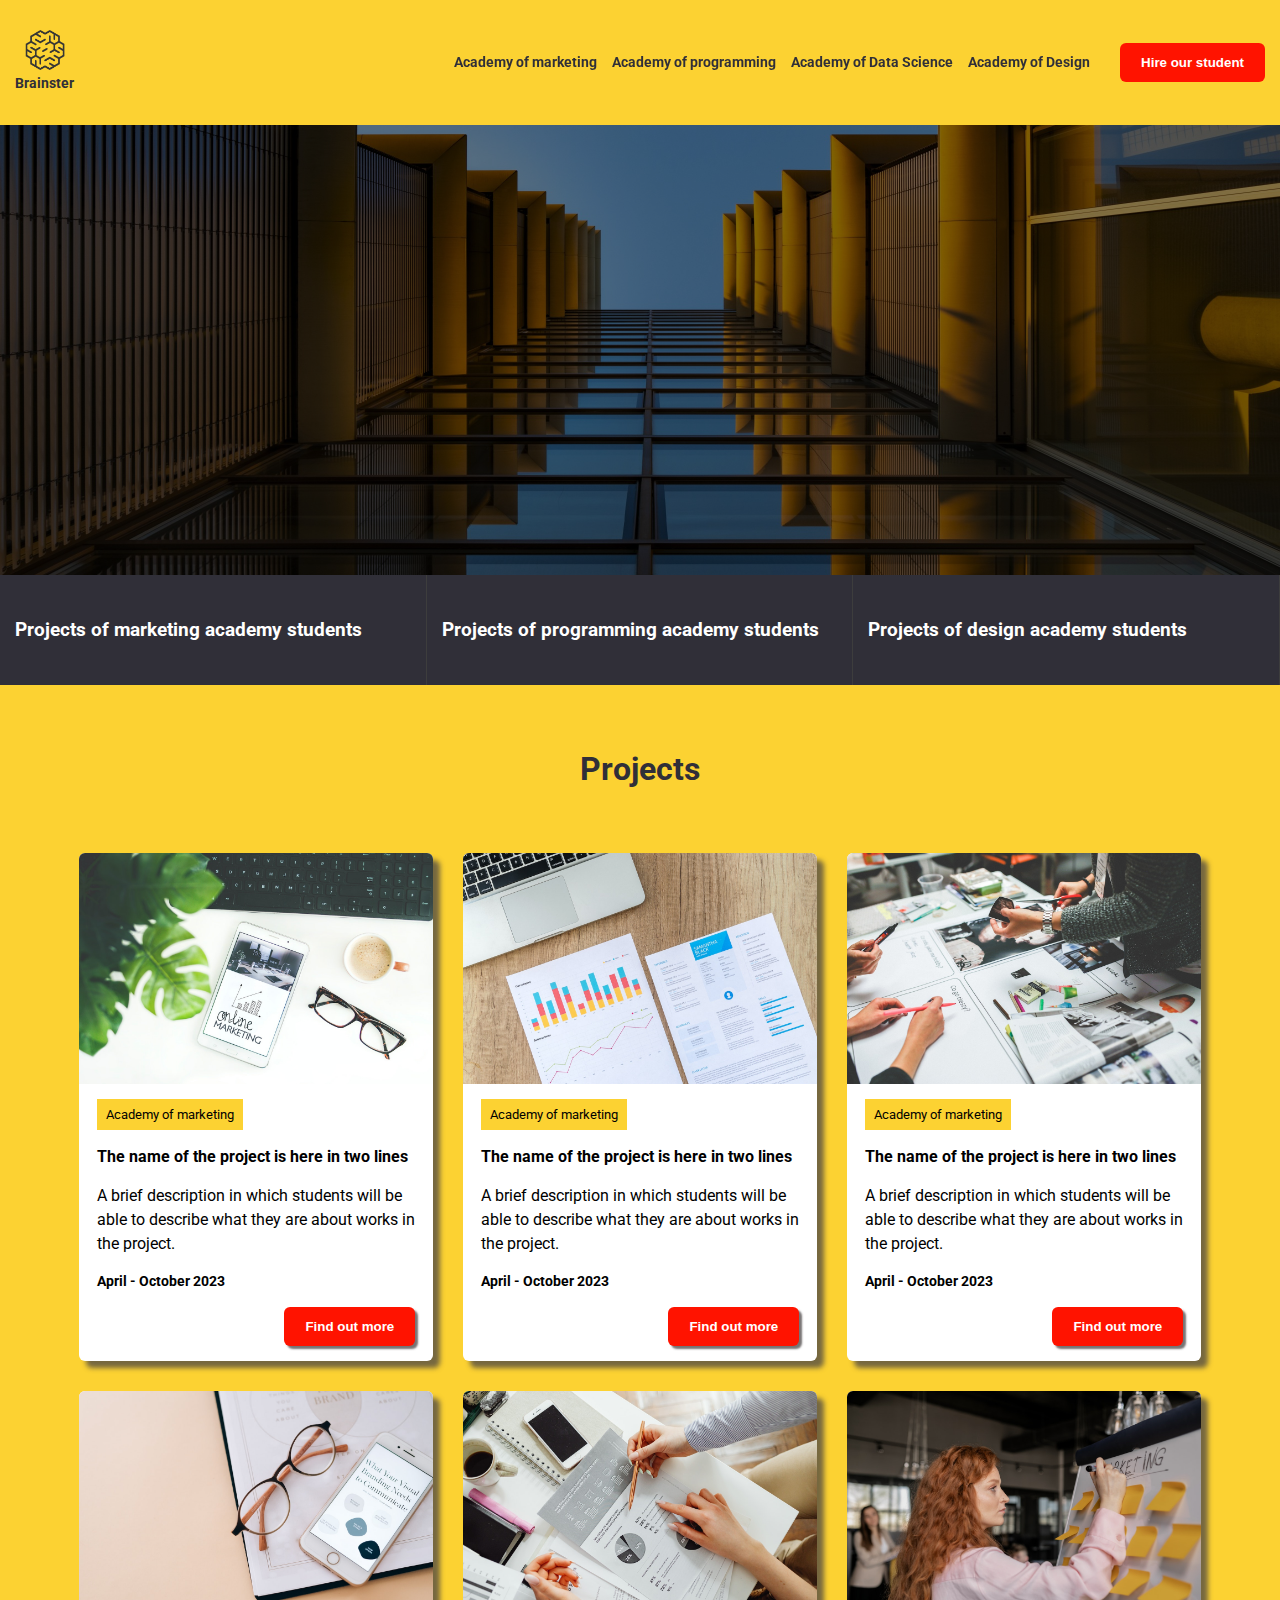
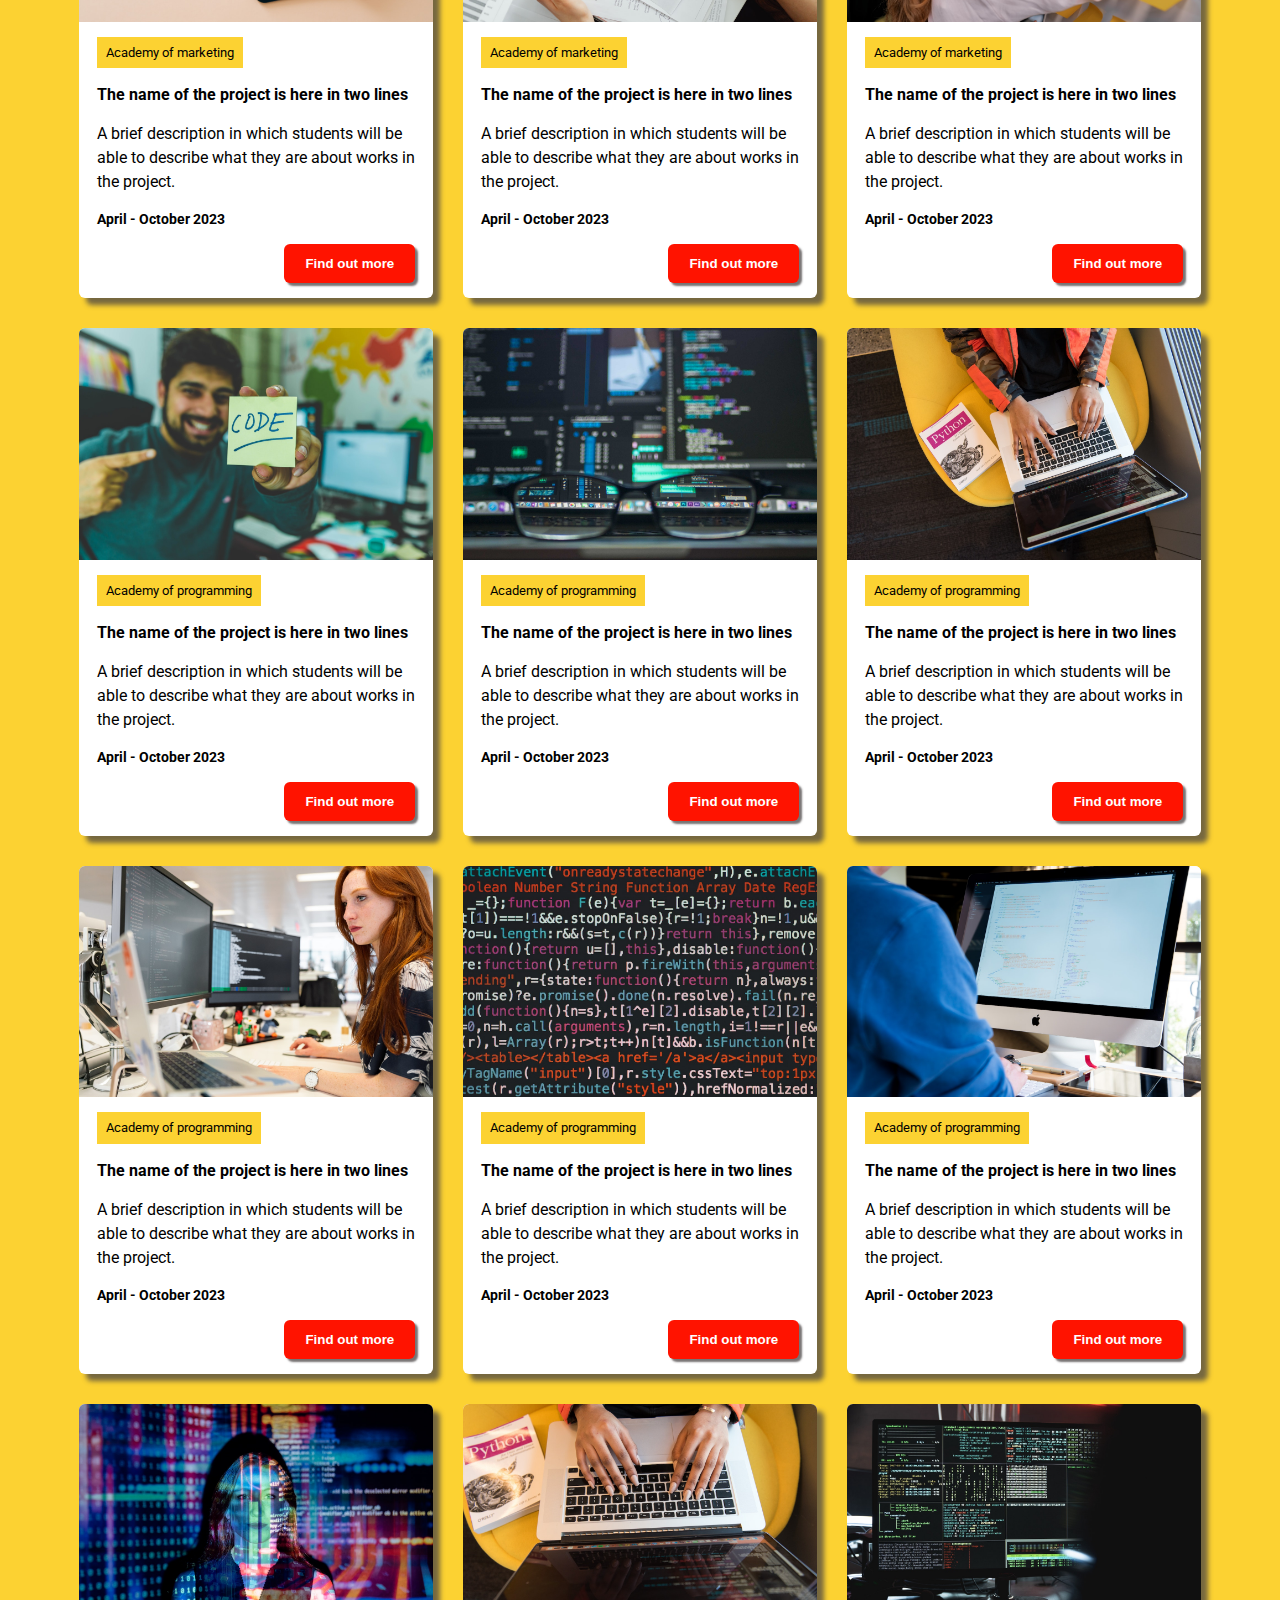
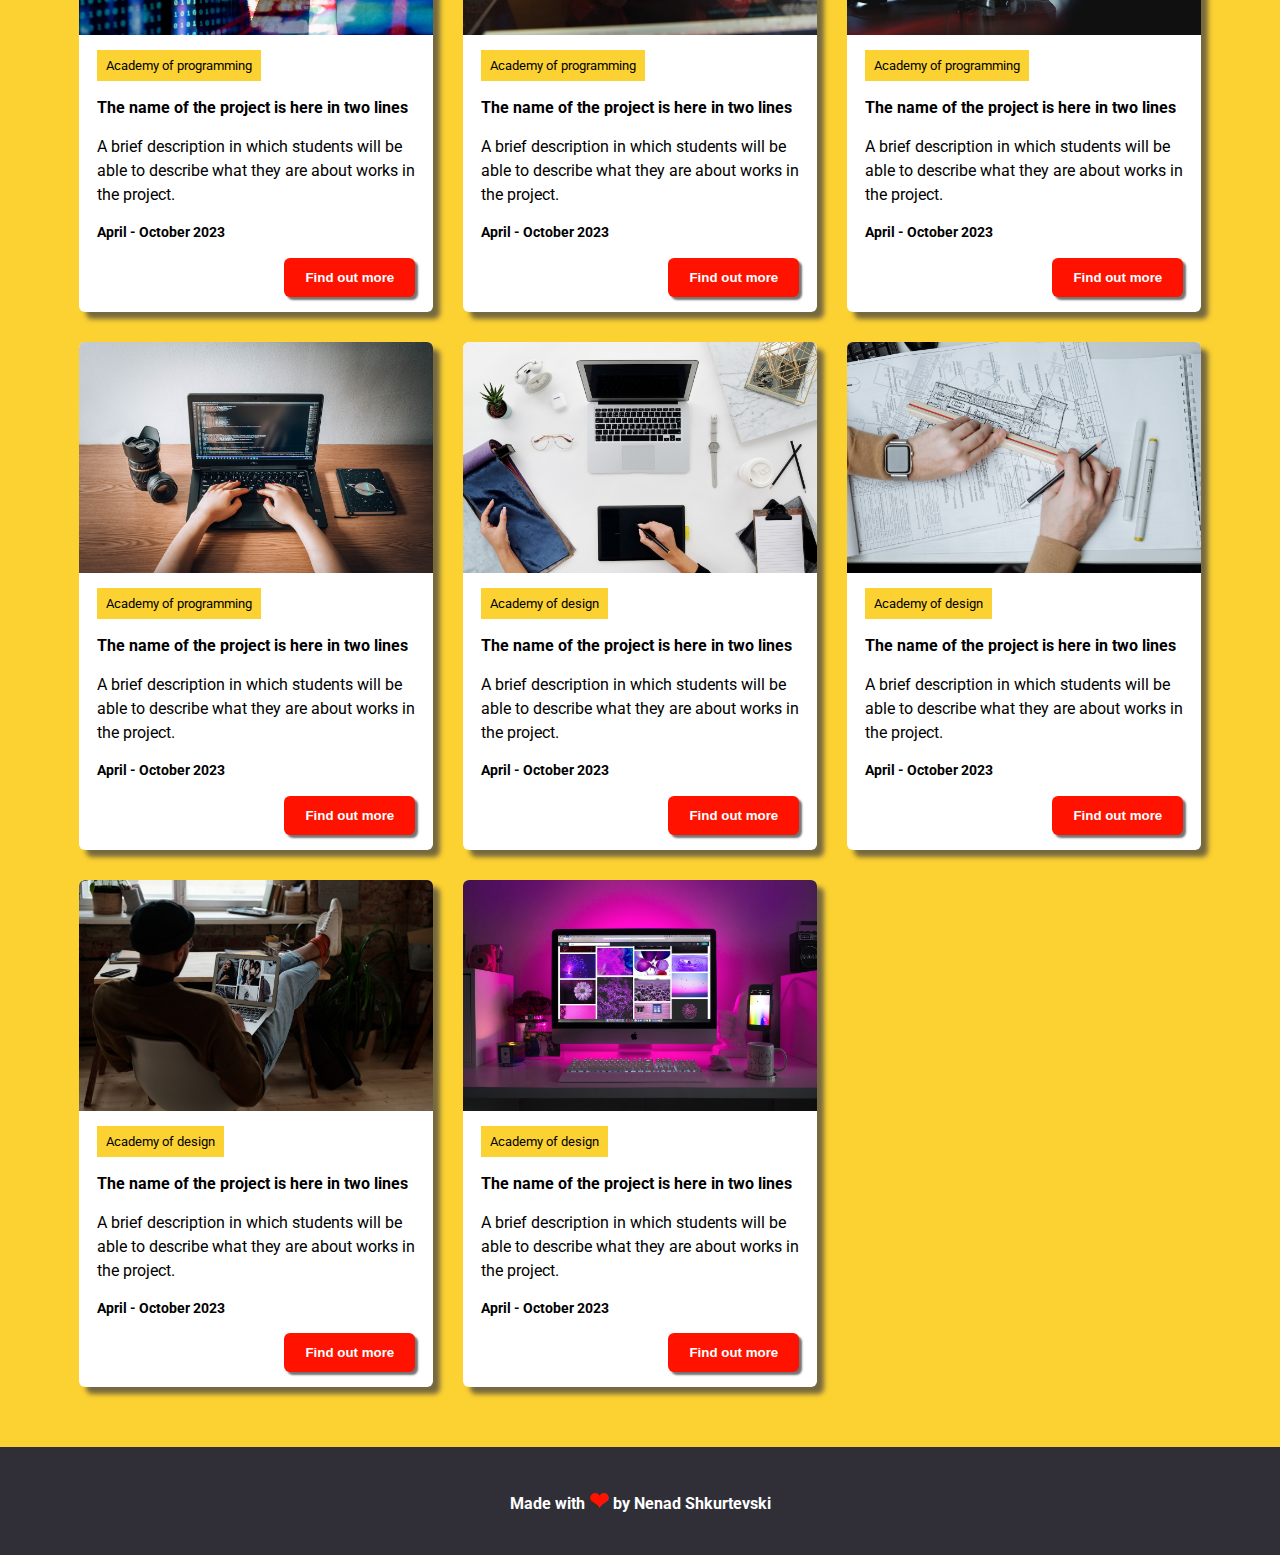
<file: index.html>
<!DOCTYPE html>
<html lang="mk">
  <head>
    <meta charset="UTF-8" />
    <meta http-equiv="X-UA-Compatible" content="IE=edge" />
    <meta name="viewport" content="width=device-width, initial-scale=1.0" />
    <meta
      name="description"
      content="Explore Brainster's Marketing, Programming, Data Science, and Design Academies with our easy-to-use navigation. Discover our talented graduates through the 'Employ our students' button. Get inspired by our banner image and explore curated student projects. Find the perfect project with our filter options. Start your learning journey today with Brainster's innovative approach to education."
    />
    <meta
      name="keywords"
      content="Brainster, Academy, Marketing, Programming, Data Science, Design, student projects, employment opportunities"
    />
    <meta name="author" content="Nenad Shkurtevski" />
    <link
      rel="icon"
      href="https://brainster.co/wp-content/uploads/2021/06/Favicon-1.png"
      sizes="32x32"
    />
    <link rel="stylesheet" href="./main.css" />
    <link
      rel="stylesheet"
      href="https://cdnjs.cloudflare.com/ajax/libs/font-awesome/6.3.0/css/all.min.css"
      integrity="sha512-SzlrxWUlpfuzQ+pcUCosxcglQRNAq/DZjVsC0lE40xsADsfeQoEypE+enwcOiGjk/bSuGGKHEyjSoQ1zVisanQ=="
      crossorigin="anonymous"
      referrerpolicy="no-referrer"
    />
    <title>Brainster Labs</title>
  </head>
  <body>
    <!-- header-section -->
    <header>
      <!-- navbar -->
      <div class="navbar">
        <div class="container">
          <nav class="navbar">
            <div class="nav-branding">
              <a href="#">
                <img src="./images/Logo.png" alt="brainster-academy-logo" />
                <span>Brainster</span>
              </a>
            </div>
            <ul class="nav-menu">
              <li class="nav-item nav-item-custom">
                <a
                  href="https://brainster.co/marketing/"
                  class="nav-link"
                  target="_blank"
                  >Academy of marketing</a
                >
              </li>
              <li class="nav-item">
                <a
                  href="https://brainster.co/full-stack/"
                  class="nav-link"
                  target="_blank"
                  >Academy of programming</a
                >
              </li>
              <li class="nav-item">
                <a
                  href="https://brainster.co/data-science/"
                  class="nav-link"
                  target="_blank"
                  >Academy of Data Science</a
                >
              </li>
              <li class="nav-item">
                <a
                  href="https://brainster.co/graphic-design/"
                  class="nav-link nav-link-custom"
                  target="_blank"
                  >Academy of Design</a
                >
              </li>
              <li class="nav-item">
                <a href="./form.html">
                  <button class="btn-custom btn-nav">Hire our student</button>
                </a>
              </li>
            </ul>
            <div class="hamburger">
              <span class="bar"></span>
              <span class="bar"></span>
              <span class="bar"></span>
            </div>
          </nav>
        </div>
      </div>
    </header>
    <!-- main-section -->
    <main>
      <!-- banner-section -->
      <div class="banner">
        <h1 class="animated-text">Brainster Labs</h1>
      </div>
      <div class="filters">
        <div class="filters-wrapper">
          <div class="inner" id="filter-marketing-wrapper" tabindex="1">
            <input type="checkbox" id="filter-marketing" />
            <label for="filter-marketing"
              >Projects of marketing academy students</label
            >
            <i class="fa-solid fa-circle-check"></i>
          </div>
          <div class="inner" id="filter-coding-wrapper" tabindex="2">
            <input type="checkbox" id="filter-coding" />
            <label for="filter-coding">
              Projects of programming academy students</label
            >
            <i class="fa-solid fa-circle-check"></i>
          </div>
          <div class="inner" id="filter-design-wrapper" tabindex="3">
            <input type="checkbox" id="filter-design" />
            <label for="filter-design"
              >Projects of design academy students</label
            >
            <i class="fa-solid fa-circle-check"></i>
          </div>
        </div>
      </div>
      <!-- section-two -->
      <div class="main-container">
        <div class="heading-card-section">
          <h2>Projects</h2>
        </div>
        <!-- card-section -->
        <div class="card-wrapper" id="card-container">
          <div class="card marketing">
            <div class="card-inner">
              <img src="./images/marketing01.jpg" alt="random-project-images" />
              <div class="card-content">
                <p class="yellow">Academy of marketing</p>
                <p class="bold">The name of the project is here in two lines</p>
                <p class="p-text">
                  A brief description in which students will be able to describe
                  what they are about works in the project.
                </p>
                <p class="small">April - October 2023</p>
                <div class="card-button">
                  <button class="btn">Find out more</button>
                </div>
              </div>
            </div>
          </div>
          <div class="card marketing">
            <div class="card-inner">
              <img src="./images/marketing02.jpg" alt="random-project-images" />
              <div class="card-content">
                <p class="yellow">Academy of marketing</p>
                <p class="bold">The name of the project is here in two lines</p>
                <p class="p-text">
                  A brief description in which students will be able to describe
                  what they are about works in the project.
                </p>
                <p class="small">April - October 2023</p>
                <div class="card-button">
                  <button class="btn">Find out more</button>
                </div>
              </div>
            </div>
          </div>
          <div class="card marketing">
            <div class="card-inner">
              <img src="./images/marketing03.jpg" alt="random-project-images" />
              <div class="card-content">
                <p class="yellow">Academy of marketing</p>
                <p class="bold">The name of the project is here in two lines</p>
                <p class="p-text">
                  A brief description in which students will be able to describe
                  what they are about works in the project.
                </p>
                <p class="small">April - October 2023</p>
                <div class="card-button">
                  <button class="btn">Find out more</button>
                </div>
              </div>
            </div>
          </div>
          <div class="card marketing">
            <div class="card-inner">
              <img src="./images/marketing04.jpg" alt="random-project-images" />
              <div class="card-content">
                <p class="yellow">Academy of marketing</p>
                <p class="bold">The name of the project is here in two lines</p>
                <p class="p-text">
                  A brief description in which students will be able to describe
                  what they are about works in the project.
                </p>
                <p class="small">April - October 2023</p>
                <div class="card-button">
                  <button class="btn">Find out more</button>
                </div>
              </div>
            </div>
          </div>
          <div class="card marketing">
            <div class="card-inner">
              <img src="./images/marketing05.jpg" alt="random-project-images" />
              <div class="card-content">
                <p class="yellow">Academy of marketing</p>
                <p class="bold">The name of the project is here in two lines</p>
                <p class="p-text">
                  A brief description in which students will be able to describe
                  what they are about works in the project.
                </p>
                <p class="small">April - October 2023</p>
                <div class="card-button">
                  <button class="btn">Find out more</button>
                </div>
              </div>
            </div>
          </div>
          <div class="card marketing">
            <div class="card-inner">
              <img src="./images/marketing06.jpg" alt="random-project-images" />
              <div class="card-content">
                <p class="yellow">Academy of marketing</p>
                <p class="bold">The name of the project is here in two lines</p>
                <p class="p-text">
                  A brief description in which students will be able to describe
                  what they are about works in the project.
                </p>
                <p class="small">April - October 2023</p>
                <div class="card-button">
                  <button class="btn">Find out more</button>
                </div>
              </div>
            </div>
          </div>
          <div class="card coding">
            <div class="card-inner">
              <img src="./images/coding01.jpg" alt="random-project-images" />
              <div class="card-content">
                <p class="yellow">Academy of programming</p>
                <p class="bold">The name of the project is here in two lines</p>
                <p class="p-text">
                  A brief description in which students will be able to describe
                  what they are about works in the project.
                </p>
                <p class="small">April - October 2023</p>
                <div class="card-button">
                  <button class="btn">Find out more</button>
                </div>
              </div>
            </div>
          </div>
          <div class="card coding">
            <div class="card-inner">
              <img src="./images/coding02.jpg" alt="random-project-images" />
              <div class="card-content">
                <p class="yellow">Academy of programming</p>
                <p class="bold">The name of the project is here in two lines</p>
                <p class="p-text">
                  A brief description in which students will be able to describe
                  what they are about works in the project.
                </p>
                <p class="small">April - October 2023</p>
                <div class="card-button">
                  <button class="btn">Find out more</button>
                </div>
              </div>
            </div>
          </div>
          <div class="card coding">
            <div class="card-inner">
              <img src="./images/coding03.jpg" alt="random-project-images" />
              <div class="card-content">
                <p class="yellow">Academy of programming</p>
                <p class="bold">The name of the project is here in two lines</p>
                <p class="p-text">
                  A brief description in which students will be able to describe
                  what they are about works in the project.
                </p>
                <p class="small">April - October 2023</p>
                <div class="card-button">
                  <button class="btn">Find out more</button>
                </div>
              </div>
            </div>
          </div>
          <div class="card coding">
            <div class="card-inner">
              <img src="./images/coding04.jpg" alt="random-project-images" />
              <div class="card-content">
                <p class="yellow">Academy of programming</p>
                <p class="bold">The name of the project is here in two lines</p>
                <p class="p-text">
                  A brief description in which students will be able to describe
                  what they are about works in the project.
                </p>
                <p class="small">April - October 2023</p>
                <div class="card-button">
                  <button class="btn">Find out more</button>
                </div>
              </div>
            </div>
          </div>
          <div class="card coding">
            <div class="card-inner">
              <img src="./images/coding05.jpg" alt="random-project-images" />
              <div class="card-content">
                <p class="yellow">Academy of programming</p>
                <p class="bold">The name of the project is here in two lines</p>
                <p class="p-text">
                  A brief description in which students will be able to describe
                  what they are about works in the project.
                </p>
                <p class="small">April - October 2023</p>
                <div class="card-button">
                  <button class="btn">Find out more</button>
                </div>
              </div>
            </div>
          </div>
          <div class="card coding">
            <div class="card-inner">
              <img src="./images/coding06.jpg" alt="random-project-images" />
              <div class="card-content">
                <p class="yellow">Academy of programming</p>
                <p class="bold">The name of the project is here in two lines</p>
                <p class="p-text">
                  A brief description in which students will be able to describe
                  what they are about works in the project.
                </p>
                <p class="small">April - October 2023</p>
                <div class="card-button">
                  <button class="btn">Find out more</button>
                </div>
              </div>
            </div>
          </div>
          <div class="card coding">
            <div class="card-inner">
              <img src="./images/coding07.jpg" alt="random-project-images" />
              <div class="card-content">
                <p class="yellow">Academy of programming</p>
                <p class="bold">The name of the project is here in two lines</p>
                <p class="p-text">
                  A brief description in which students will be able to describe
                  what they are about works in the project.
                </p>
                <p class="small">April - October 2023</p>
                <div class="card-button">
                  <button class="btn">Find out more</button>
                </div>
              </div>
            </div>
          </div>
          <div class="card coding">
            <div class="card-inner">
              <img src="./images/coding09.jpg" alt="random-project-images" />
              <div class="card-content">
                <p class="yellow">Academy of programming</p>
                <p class="bold">The name of the project is here in two lines</p>
                <p class="p-text">
                  A brief description in which students will be able to describe
                  what they are about works in the project.
                </p>
                <p class="small">April - October 2023</p>
                <div class="card-button">
                  <button class="btn">Find out more</button>
                </div>
              </div>
            </div>
          </div>
          <div class="card coding">
            <div class="card-inner">
              <img src="./images/coding10.jpg" alt="random-project-images" />
              <div class="card-content">
                <p class="yellow">Academy of programming</p>
                <p class="bold">The name of the project is here in two lines</p>
                <p class="p-text">
                  A brief description in which students will be able to describe
                  what they are about works in the project.
                </p>
                <p class="small">April - October 2023</p>
                <div class="card-button">
                  <button class="btn">Find out more</button>
                </div>
              </div>
            </div>
          </div>
          <div class="card coding">
            <div class="card-inner">
              <img src="./images/coding08.jpg" alt="random-project-images" />
              <div class="card-content">
                <p class="yellow">Academy of programming</p>
                <p class="bold">The name of the project is here in two lines</p>
                <p class="p-text">
                  A brief description in which students will be able to describe
                  what they are about works in the project.
                </p>
                <p class="small">April - October 2023</p>
                <div class="card-button">
                  <button class="btn">Find out more</button>
                </div>
              </div>
            </div>
          </div>
          <div class="card design">
            <div class="card-inner">
              <img src="./images/design01.jpg" alt="random-project-images" />
              <div class="card-content">
                <p class="yellow">Academy of design</p>
                <p class="bold">The name of the project is here in two lines</p>
                <p class="p-text">
                  A brief description in which students will be able to describe
                  what they are about works in the project.
                </p>
                <p class="small">April - October 2023</p>
                <div class="card-button">
                  <button class="btn">Find out more</button>
                </div>
              </div>
            </div>
          </div>
          <div class="card design">
            <div class="card-inner">
              <img src="./images/design02.jpg" alt="random-project-images" />
              <div class="card-content">
                <p class="yellow">Academy of design</p>
                <p class="bold">The name of the project is here in two lines</p>
                <p class="p-text">
                  A brief description in which students will be able to describe
                  what they are about works in the project.
                </p>
                <p class="small">April - October 2023</p>
                <div class="card-button">
                  <button class="btn">Find out more</button>
                </div>
              </div>
            </div>
          </div>
          <div class="card design">
            <div class="card-inner">
              <img src="./images/design03.jpg" alt="random-project-images" />
              <div class="card-content">
                <p class="yellow">Academy of design</p>
                <p class="bold">The name of the project is here in two lines</p>
                <p class="p-text">
                  A brief description in which students will be able to describe
                  what they are about works in the project.
                </p>
                <p class="small">April - October 2023</p>
                <div class="card-button">
                  <button class="btn">Find out more</button>
                </div>
              </div>
            </div>
          </div>
          <div class="card design">
            <div class="card-inner">
              <img src="./images/design04.jpg" alt="random-project-images" />
              <div class="card-content">
                <p class="yellow">Academy of design</p>
                <p class="bold">The name of the project is here in two lines</p>
                <p class="p-text">
                  A brief description in which students will be able to describe
                  what they are about works in the project.
                </p>
                <p class="small">April - October 2023</p>
                <div class="card-button">
                  <button class="btn">Find out more</button>
                </div>
              </div>
            </div>
          </div>
        </div>
        <div class="show-more">
          <button class="btn" id="show-more-btn">Прикажи Повеќе</button>
        </div>
      </div>
    </main>
    <!-- footer-section -->
    <footer>
      <div class="footer-container">
        <p>
          Made with <span class="heart">&#10084;</span> by Nenad Shkurtevski
        </p>
      </div>
    </footer>
    <script src="./card-filter.js"></script>
    <script src="./navbar.js"></script>
    <script src="./show-more-btn.js"></script>
  </body>
</html>
</file>
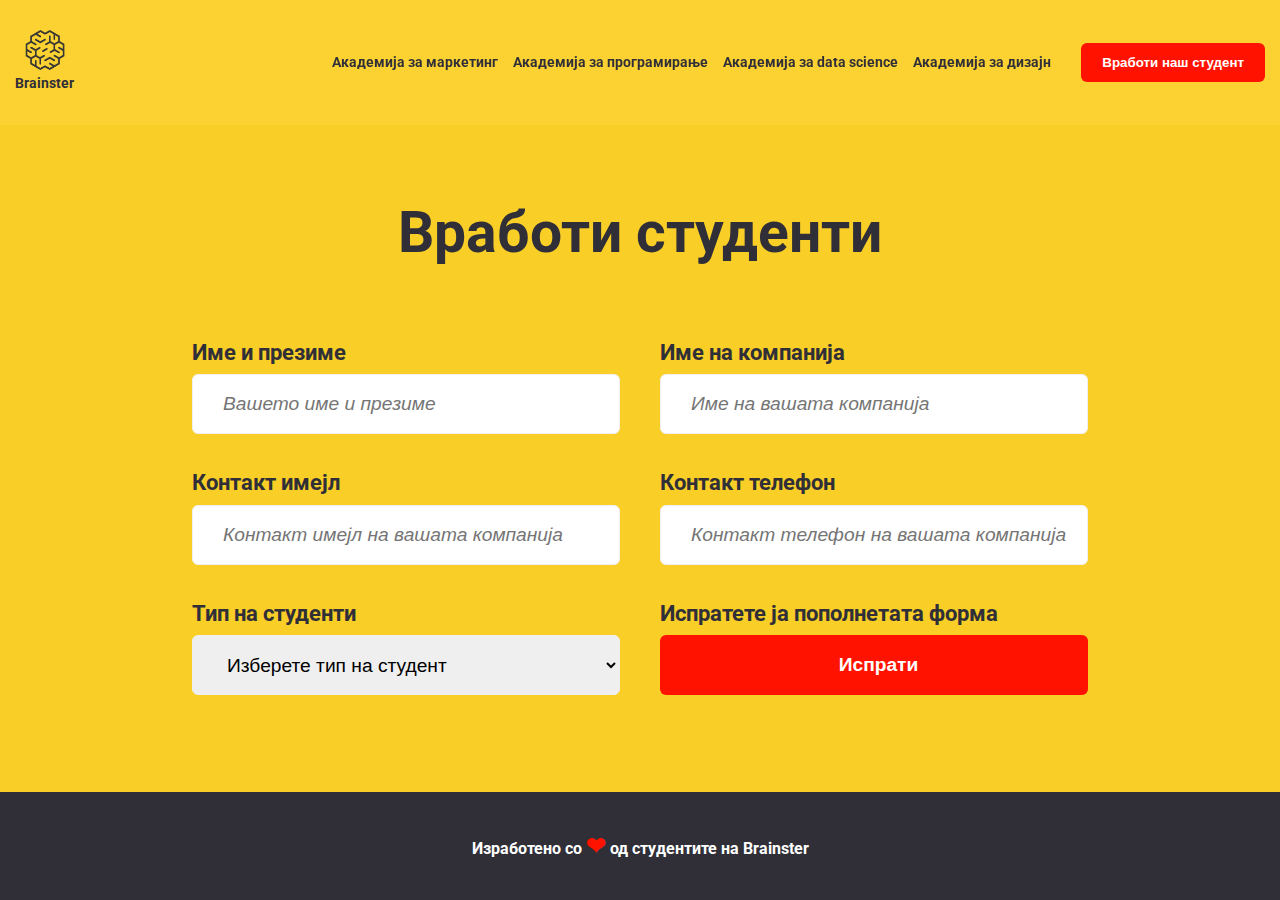
<file: form.html>
<!DOCTYPE html>
<html lang="en">
  <html lang="mk">
    <head>
      <meta charset="UTF-8" />
      <meta http-equiv="X-UA-Compatible" content="IE=edge" />
      <meta name="viewport" content="width=device-width, initial-scale=1.0" />
      <meta name="author" content="Nenad Shkurtevski" />
      <link
        rel="icon"
        href="https://brainster.co/wp-content/uploads/2021/06/Favicon-1.png"
        sizes="32x32"
      />
      <link rel="stylesheet" href="./main.css" />
      <link
        rel="stylesheet"
        href="https://cdnjs.cloudflare.com/ajax/libs/font-awesome/6.3.0/css/all.min.css"
        integrity="sha512-SzlrxWUlpfuzQ+pcUCosxcglQRNAq/DZjVsC0lE40xsADsfeQoEypE+enwcOiGjk/bSuGGKHEyjSoQ1zVisanQ=="
        crossorigin="anonymous"
        referrerpolicy="no-referrer"
      />
      <title>Brainster Labs - Form</title>
    </head>
    <body>
      <header>
        <!-- navbar -->
        <div class="navbar">
          <div class="container">
            <nav class="navbar">
              <div class="nav-branding">
                <a href="./index.html">
                  <img src="./images/Logo.png" alt="brainster-academy-logo" />
                  <span>Brainster</span>
                </a>
              </div>
              <ul class="nav-menu">
                <li class="nav-item nav-item-custom">
                  <a
                    href="https://brainster.co/marketing/"
                    class="nav-link"
                    target="_blank"
                    >Академија за маркетинг</a
                  >
                </li>
                <li class="nav-item">
                  <a
                    href="https://brainster.co/full-stack/"
                    class="nav-link"
                    target="_blank"
                    >Академија за програмирање</a
                  >
                </li>
                <li class="nav-item">
                  <a
                    href="https://brainster.co/data-science/"
                    class="nav-link"
                    target="_blank"
                    >Академија за data science</a
                  >
                </li>
                <li class="nav-item">
                  <a
                    href="https://brainster.co/graphic-design/"
                    class="nav-link nav-link-custom"
                    target="_blank"
                    >Академија за дизајн</a
                  >
                </li>
                <li class="nav-item">
                  <a href="#">
                    <button class="btn-custom btn-nav">
                      Вработи наш студент
                    </button>
                  </a>
                </li>
              </ul>
              <div class="hamburger">
                <span class="bar"></span>
                <span class="bar"></span>
                <span class="bar"></span>
              </div>
            </nav>
          </div>
        </div>
      </header>
      <main>
        <div class="form-wrapper">
          <div class="heading-card-section">
            <h2>Вработи студенти</h2>
          </div>
          <!-- form -->
          <div class="wrapper">
            <form action="#" id="form" method="POST">
              <div class="user-details">
                <div class="input-control">
                  <label for="username" class="details">Име и презиме</label>
                  <input
                    type="text"
                    placeholder="Вашето име и презиме"
                    id="username"
                    name="username"
                  />
                  <div class="error"></div>
                </div>
                <div class="input-control">
                  <label class="details">Име на компанија</label>
                  <input
                    type="text"
                    name="username"
                    id="company"
                    placeholder="Име на вашата компанија"
                  />
                  <div class="error"></div>
                </div>
                <div class="input-control">
                  <label class="details">Контакт имејл</label>
                  <input
                    type="text"
                    id="email"
                    name="username"
                    placeholder="Контакт имејл на вашата компанија"
                  />
                  <div class="error"></div>
                </div>
                <div class="input-control">
                  <label class="details">Контакт телефон</label>
                  <input
                    type="tel"
                    id="tel"
                    name="tel"
                    placeholder="Контакт телефон на вашата компанија"
                  />
                  <div class="error"></div>
                </div>
                <div class="input-control">
                  <label class="details">Тип на студенти</label>
                  <select name="students" id="students">
                    <option value="" class="info-option" disabled selected>
                      Изберете тип на студент
                    </option>
                    <option value="studentsmarketing">
                      Студенти од маркетинг
                    </option>
                    <option value="studentsprogramming">
                      Студенти од програмирање
                    </option>
                    <option value="studentsdatascience">
                      Студенти од data science
                    </option>
                    <option value="studentsdesign">Студенти од дизајн</option>
                  </select>
                  <div class="error"></div>
                </div>
                <div class="input-control">
                  <label class="details">Испратете ја пополнетата форма</label>
                  <input
                    type="submit"
                    value="Испрати"
                    class="btn-custom"
                    style="border: none"
                    onclick="validateInputs()"
                  />
                </div>
              </div>
            </form>
            <div id="success-message">
              <p>Формата е успешно пополнета!</p>
              <p>
                <button class="btn" onclick="hideSuccessMessage()">
                  Кон формата
                </button>
              </p>
            </div>
          </div>
        </div>
      </main>
      <footer>
        <div class="footer-container">
          <p>
            Изработено со <span class="heart">&#10084;</span> од студентите на
            Brainster
          </p>
        </div>
      </footer>
      <script src="./navbar.js"></script>
      <script src="./form.js"></script>
    </body>
  </html>
</html>
</file>
<file: main.css>
@import url("https://fonts.googleapis.com/css2?family=Roboto:ital,wght@0,100;0,300;0,400;0,500;0,700;0,900;1,100;1,300;1,400;1,500;1,700;1,900&display=swap");
* {
  box-sizing: border-box;
}

body {
  margin: 0;
}

h1,
h2,
h3,
p,
ul {
  margin: 0;
}

img {
  display: block;
  max-width: 100%;
}

main .form-wrapper .heading-card-section {
  padding-top: 3.75rem;
  padding-bottom: 3.75rem;
}
@media (max-width: 768px) {
  main .form-wrapper .heading-card-section {
    padding-top: 1.875rem;
    padding-bottom: 1.875rem;
  }
}

header .navbar {
  padding-top: 0.9375rem;
  padding-bottom: 0.9375rem;
}
@media (max-width: 768px) {
  header .navbar {
    padding-top: 1.875rem;
    padding-bottom: 1.875rem;
  }
}

main .form-wrapper .wrapper, main .main-container .card-wrapper {
  width: 70%;
  margin: 0 auto;
}
@media (max-width: 768px) {
  main .form-wrapper .wrapper, main .main-container .card-wrapper {
    width: 100%;
    padding-left: 0.9375rem;
    padding-right: 0.9375rem;
  }
}

main .main-container .card-wrapper .card .card-inner .card-content {
  width: 90%;
  margin: 0 auto;
  padding: 0.9375rem 0;
}
@media (max-width: 768px) {
  main .main-container .card-wrapper .card .card-inner .card-content {
    width: 100%;
    padding-left: 0.9375rem;
    padding-right: 0.9375rem;
  }
}

main .form-wrapper, main .form-wrapper .heading-card-section, footer .footer-container, main .main-container .heading-card-section, main .main-container .show-more, main .banner {
  display: flex;
  justify-content: center;
  align-items: center;
}

main .filters .filters-wrapper, main .filters .filters-wrapper .inner, header .navbar .container .navbar {
  display: flex;
  justify-content: space-between;
  align-items: center;
}

main .form-wrapper .wrapper form .user-details .input-control {
  display: flex;
  flex-direction: column;
}

main .form-wrapper .wrapper form .user-details {
  display: flex;
  flex-wrap: wrap;
  justify-content: space-between;
}

header .navbar .container .navbar .nav-menu {
  display: flex;
  align-items: baseline;
  padding-left: 0;
}

main .main-container .card-wrapper {
  display: flex;
  flex-wrap: wrap;
}

header .navbar .container .navbar .hamburger .bar {
  display: block;
  width: 25px;
  height: 3px;
  margin: 5px auto;
  transition: all 0.3s ease;
  background-color: #3d3d3d;
}

main .banner {
  background-image: url(./images/6077635.jpg);
  background-size: cover;
  height: 50vh;
  background-position: center;
  background-color: grey;
  background-blend-mode: multiply;
}

main .form-wrapper .wrapper form .user-details .input-control input, main .form-wrapper .wrapper form .user-details .input-control select {
  border: 1px solid #f0f0f0;
  border-radius: 0.375rem;
  display: block;
  height: 3.75rem;
  width: 100%;
  padding-left: 1.875rem;
  font-size: 1.2rem;
}
@media (max-width: 1024px) {
  main .form-wrapper .wrapper form .user-details .input-control input, main .form-wrapper .wrapper form .user-details .input-control select {
    font-size: 0.9rem;
    height: 3.375rem;
    padding-left: 1.5rem;
  }
}
@media (max-width: 768px) {
  main .form-wrapper .wrapper form .user-details .input-control input, main .form-wrapper .wrapper form .user-details .input-control select {
    height: 2.8125rem;
    padding-left: 0.9375rem;
  }
}

footer .footer-container p span {
  font-size: 1.5rem;
  color: #ff1300;
  animation: beat 1s ease-in-out infinite;
  display: inline-block;
}
@keyframes beat {
  0% {
    transform: scale(1);
  }
  50% {
    transform: scale(1.2);
  }
  100% {
    transform: scale(1);
  }
}

body {
  font-family: "Roboto", Arial, Helvetica, sans-serif;
  font-weight: 400;
  line-height: 1.5;
  color: #000;
}

h1,
h2,
h3 {
  margin-bottom: 0.9375rem;
  font-weight: 700;
}

a {
  text-decoration: none;
}

ul {
  list-style-type: none;
}

.btn-custom {
  background-color: #ff1300;
  color: #fff;
  border: none;
  border-radius: 0.375rem;
  padding: 0.75rem 1.3125rem;
  font-weight: 700;
}
.btn-custom:hover {
  background-color: #302f38;
  transition: 0.4s;
  cursor: pointer;
}

.btn {
  background-color: #ff1300;
  color: #fff;
  border: none;
  border-radius: 0.375rem;
  padding: 0.75rem 1.3125rem;
  font-weight: 700;
  box-shadow: 3px 3px 2px 0px rgba(74, 68, 68, 0.7490196078);
}
.btn:hover {
  background-color: #302f38;
  transition: 0.4s;
  cursor: pointer;
}

header .navbar {
  background-color: #fcd232;
}
header .navbar .container {
  max-width: 90%;
  margin: 0 auto;
}
@media (max-width: 1440px) {
  header .navbar .container {
    max-width: 100%;
    padding-left: 0.9375rem;
    padding-right: 0.9375rem;
  }
}
header .navbar .container .navbar .nav-branding a {
  color: #302f38;
  font-size: 0.9rem;
  font-weight: 700;
}
header .navbar .container .navbar .nav-branding a img {
  width: 2.625rem;
  margin: 0 auto;
  color: #302f38;
}
header .navbar .container .navbar .nav-branding a img:hover {
  transform: rotate(360deg);
  transition: transform 0.7s ease;
}
header .navbar .container .navbar .nav-menu .nav-item .nav-link {
  transition: 0.3s ease-out;
  margin-right: 0.9375rem;
  color: #302f38;
  font-weight: 700;
  background-image: linear-gradient(to right, #eb3b3b, #eb3b3b 50%, #302f38 50%);
  background-size: 200% 100%;
  background-position: -100%;
  display: inline-block;
  padding: 5px 0;
  position: relative;
  -webkit-background-clip: text;
  -webkit-text-fill-color: transparent;
  transition: all 0.3s ease-in-out;
}
header .navbar .container .navbar .nav-menu .nav-item .nav-link::before {
  content: "";
  background: #eb3b3b;
  display: block;
  position: absolute;
  bottom: -3px;
  left: 0;
  width: 0;
  height: 1px;
  transition: all 0.3s ease-in-out;
}
header .navbar .container .navbar .nav-menu .nav-item .nav-link:hover {
  background-position: 0;
}
header .navbar .container .navbar .nav-menu .nav-item .nav-link:hover::before {
  width: 100%;
}
@media (max-width: 1024px) {
  header .navbar .container .navbar .nav-menu .nav-item .nav-link {
    background-image: linear-gradient(to right, #eb3b3b, #eb3b3b 50%, #fff 50%);
  }
}
@media (max-width: 1440px) {
  header .navbar .container .navbar .nav-menu .nav-item .nav-link {
    font-size: 0.85rem;
  }
}
@media (max-width: 1024px) {
  header .navbar .container .navbar .nav-menu .nav-item .nav-link {
    color: #fff;
  }
}
header .navbar .container .navbar .nav-menu .nav-item .nav-link-custom {
  margin-right: 1.875rem;
}
header .navbar .container .navbar .nav-menu .nav-item .btn {
  font-size: 1rem;
}
@media (max-width: 1440px) {
  header .navbar .container .navbar .nav-menu .nav-item .btn {
    font-size: 0.9rem;
  }
}
header .navbar .container .navbar .hamburger {
  display: none;
  cursor: pointer;
}
@media (max-width: 1024px) {
  header .navbar .container .navbar .hamburger {
    display: block;
  }
}
@media (max-width: 1024px) {
  header .navbar .hamburger {
    display: block;
    z-index: 999999;
  }
  header .navbar .hamburger.active .bar:nth-child(2) {
    background-color: red;
    opacity: 0;
  }
  header .navbar .hamburger.active .bar:nth-child(1) {
    transform: translateY(8px) rotate(45deg);
  }
  header .navbar .hamburger.active .bar:nth-child(3) {
    transform: translateY(-8px) rotate(-45deg);
  }
  header .navbar .nav-menu {
    position: fixed;
    left: -100%;
    top: 0;
    flex-direction: column;
    background-color: #302f38;
    width: 100%;
    transition: 0.3s;
    min-height: 100vh;
    z-index: 99;
  }
  header .navbar .nav-item {
    margin-bottom: 1.6875rem;
    padding-left: 3.75rem;
  }
}
@media (max-width: 1024px) and (max-width: 768px) {
  header .navbar .nav-item {
    padding-left: 1.875rem;
  }
}
@media (max-width: 1024px) {
  header .navbar .nav-item-custom {
    padding-top: 8.0625rem;
  }
  header .navbar .nav-menu.active {
    left: 0;
  }
}
@media (max-width: 768px) {
  header .navbar {
    padding: 0.9375rem 0;
  }
}

main .banner h1 {
  font-size: 5rem;
  color: #fff;
  text-shadow: 0 0 5px #ff7f50;
  text-align: center;
}
@media (max-width: 1440px) {
  main .banner h1 {
    font-size: 3.5625rem;
  }
}
@media (max-width: 1024px) {
  main .banner h1 {
    font-size: 3.1875rem;
  }
}
@media (max-width: 768px) {
  main .banner h1 {
    font-size: 2.8125rem;
  }
}
main .filters .filters-wrapper {
  background-color: #302f38;
}
@media (max-width: 768px) {
  main .filters .filters-wrapper {
    flex-direction: column;
  }
}
main .filters .filters-wrapper .inner {
  width: 33.333%;
  border-right: 1px solid #3d3d3d;
}
@media (min-width: 768px) {
  main .filters .filters-wrapper .inner:hover {
    background-color: #eb3b3b;
    transition: 0.4s;
    cursor: pointer;
  }
}
@media (max-width: 768px) {
  main .filters .filters-wrapper .inner {
    width: 100%;
    border-right: none;
  }
  main .filters .filters-wrapper .inner:not(:last-child) {
    border-bottom: 1px solid #3d3d3d;
  }
}
main .filters .filters-wrapper .inner i {
  padding-right: 0.9375rem;
  color: #302f38;
  font-size: 1.7rem;
}
main .filters .filters-wrapper .inner input {
  display: none;
}
main .filters .filters-wrapper .inner label {
  display: flex;
  align-items: center;
  padding: 0 0.9375rem;
  color: #fff;
  font-weight: 700;
  font-size: 1.2rem;
  width: 100%;
  min-height: 110px;
  cursor: pointer;
}
@media (max-width: 1024px) {
  main .filters .filters-wrapper .inner label {
    font-size: 0.9rem;
    min-height: 80px;
  }
}
@media (max-width: 768px) {
  main .filters .filters-wrapper .inner label {
    min-height: 65px;
  }
}

.red-background {
  background-color: #eb3b3b;
}

.animated-text {
  opacity: 0;
  animation-name: fadeIn;
  animation-duration: 4s;
  animation-delay: 0.5s;
  animation-fill-mode: forwards;
}

@keyframes fadeIn {
  from {
    opacity: 0;
  }
  to {
    opacity: 1;
  }
}
main .main-container {
  background-color: #fcd232;
}
@media (max-width: 768px) {
  main .main-container {
    padding-bottom: 30px;
  }
}
main .main-container .heading-card-section {
  max-width: 100%;
  padding-bottom: 45px;
}
@media (max-width: 768px) {
  main .main-container .heading-card-section {
    padding-bottom: 15px;
  }
}
main .main-container .heading-card-section h2 {
  font-size: 2.5rem;
  color: #302f38;
  margin-bottom: 0;
  padding-bottom: 0;
  padding-top: 60px;
}
@media (max-width: 1440px) {
  main .main-container .heading-card-section h2 {
    font-size: 2rem;
  }
}
@media (max-width: 1024px) {
  main .main-container .heading-card-section h2 {
    font-size: 1.7rem;
  }
}
@media (max-width: 768px) {
  main .main-container .heading-card-section h2 {
    font-size: 1.5rem;
    padding-top: 30px;
  }
}
@media (max-width: 425px) {
  main .main-container .heading-card-section h2 {
    text-align: left;
    width: 100%;
    padding-left: 0.75rem;
    padding-right: 0.75rem;
    margin-left: 0.75rem;
    margin-right: 0.75rem;
  }
}
main .main-container .card-wrapper {
  overflow: hidden;
}
@media (max-width: 1440px) {
  main .main-container .card-wrapper {
    width: 90%;
  }
}
@media (max-width: 1024px) {
  main .main-container .card-wrapper {
    width: 95%;
  }
}
@media (max-width: 768px) {
  main .main-container .card-wrapper {
    width: 100%;
    padding: 0;
  }
}
main .main-container .card-wrapper .card {
  width: 33.333%;
  transition: all 0.2s ease-in-out;
}
main .main-container .card-wrapper .card:hover {
  transform: scale(1.05);
}
@media (max-width: 768px) {
  main .main-container .card-wrapper .card {
    width: 50%;
  }
}
@media (max-width: 425px) {
  main .main-container .card-wrapper .card {
    width: 100%;
    margin: 0 0.75rem;
  }
}
main .main-container .card-wrapper .card .card-inner {
  background-color: #fff;
  margin: 0.9375rem;
  display: block;
  border-radius: 0.375rem;
  box-shadow: 7px 7px 5px 0px rgba(74, 68, 68, 0.7490196078);
}
@media (max-width: 425px) {
  main .main-container .card-wrapper .card .card-inner {
    margin: 0.75rem;
  }
}
main .main-container .card-wrapper .card .card-inner img {
  border-top-right-radius: 0.375rem;
  border-top-left-radius: 0.375rem;
}
main .main-container .card-wrapper .card .card-inner .card-content .yellow {
  display: inline-block;
  padding: 0.375rem 0.5625rem;
  background-color: #fcd232;
  font-size: 0.8rem;
  margin-bottom: 0.9375rem;
}
main .main-container .card-wrapper .card .card-inner .card-content .bold {
  font-weight: bold;
  padding-bottom: 0.9375rem;
}
main .main-container .card-wrapper .card .card-inner .card-content .p-text {
  padding-bottom: 0.9375rem;
}
main .main-container .card-wrapper .card .card-inner .card-content .small {
  font-size: 0.85rem;
  font-weight: 700;
  padding-bottom: 0.9375rem;
}
main .main-container .card-wrapper .card .card-inner .card-content .card-button {
  display: flex;
  justify-content: flex-end;
}
main .main-container .show-more {
  padding-top: 45px;
}
@media (max-width: 768px) {
  main .main-container .show-more {
    padding-top: 15px;
  }
}

footer {
  background-color: #302f38;
  color: #fff;
  font-weight: 700;
}
footer .footer-container {
  padding: 2.25rem 1.875rem;
  text-align: center;
}
@media (max-width: 1024px) {
  footer .footer-container {
    font-size: 0.9rem;
    padding: 1.5rem 1.875rem;
  }
}
main {
  background: #f8ce27;
}
main .form-wrapper {
  min-height: calc(100vh - 232.5px);
  flex-direction: column;
}
@media (max-width: 1024px) {
  main .form-wrapper {
    min-height: calc(100vh - 208.5px);
  }
}
main .form-wrapper .heading-card-section {
  max-width: 100%;
}
main .form-wrapper .heading-card-section h2 {
  font-size: 5rem;
  color: #302f38;
  text-align: center;
  margin-bottom: 0;
}
@media (max-width: 1440px) {
  main .form-wrapper .heading-card-section h2 {
    font-size: 3.5625rem;
  }
}
@media (max-width: 1024px) {
  main .form-wrapper .heading-card-section h2 {
    font-size: 3.1875rem;
  }
}
@media (max-width: 768px) {
  main .form-wrapper .heading-card-section h2 {
    font-size: 2.8125rem;
  }
}
main .form-wrapper .wrapper {
  max-width: 100%;
  background: #fff;
  border-radius: 5px;
  background: #f8ce27;
}
@media (max-width: 768px) {
  main .form-wrapper .wrapper {
    max-width: 90%;
  }
}
@media (max-width: 525px) {
  main .form-wrapper .wrapper {
    max-width: 100%;
  }
}
main .form-wrapper .wrapper form {
  background-color: #f8ce27;
  padding-bottom: 60px;
}
@media (max-width: 768px) {
  main .form-wrapper .wrapper form {
    padding-bottom: 30px;
  }
}
@media (max-width: 768px) {
  main .form-wrapper .wrapper form .user-details {
    margin-bottom: 10px;
  }
}
main .form-wrapper .wrapper form .user-details .input-control {
  width: calc(50% - 20px);
}
@media (max-width: 768px) {
  main .form-wrapper .wrapper form .user-details .input-control {
    width: 100%;
  }
}
main .form-wrapper .wrapper form .user-details .input-control .details {
  display: flex;
  margin-bottom: 5px;
}
main .form-wrapper .wrapper form .user-details .input-control label {
  font-weight: 700;
  font-size: 1.4rem;
  color: #302f38;
}
@media (max-width: 1024px) {
  main .form-wrapper .wrapper form .user-details .input-control label {
    font-size: 1.2rem;
  }
}
main .form-wrapper .wrapper form .user-details .input-control input:focus {
  outline: 0;
}
main .form-wrapper .wrapper form .user-details .input-control input::-moz-placeholder {
  font-style: italic;
}
main .form-wrapper .wrapper form .user-details .input-control input::placeholder {
  font-style: italic;
}
main .form-wrapper .wrapper form .user-details .input-control input:hover {
  box-shadow: 5px 5px 3px 0px rgba(74, 68, 68, 0.7490196078);
  transition: all 0.2s ease-in-out;
}
main .form-wrapper .wrapper form .user-details .input-control select:focus {
  outline: 0;
}
main .form-wrapper .wrapper form .user-details .input-control select::-moz-placeholder {
  font-style: italic;
}
main .form-wrapper .wrapper form .user-details .input-control select::placeholder {
  font-style: italic;
}
main .form-wrapper .wrapper form .user-details .input-control select:hover {
  box-shadow: 5px 5px 3px 0px rgba(74, 68, 68, 0.7490196078);
  transition: all 0.2s ease-in-out;
}
@media (max-width: 768px) {
  main .form-wrapper .wrapper form .user-details .input-control .btn-custom {
    margin-bottom: 0;
  }
}
main .form-wrapper .wrapper form .user-details .input-control .error {
  color: #ff3860;
  font-size: 14px;
  height: 2px;
  margin-bottom: 1.875rem;
  font-style: italic;
}
main .form-wrapper .wrapper #success-message {
  text-align: center;
  background: #f8ce27;
  display: none;
}
main .form-wrapper .wrapper #success-message p {
  padding-bottom: 0.5625rem;
  font-size: 1.2rem;
  text-transform: uppercase;
}

.input-control.sucess input {
  border-color: #09c372 !important;
}

.input-control.error input {
  border-color: #eb3b3b !important;
}

.input-control.sucess select {
  border-color: #09c372 !important;
}

.input-control.error select {
  border-color: #eb3b3b !important;
}/*# sourceMappingURL=main.css.map */
</file>
